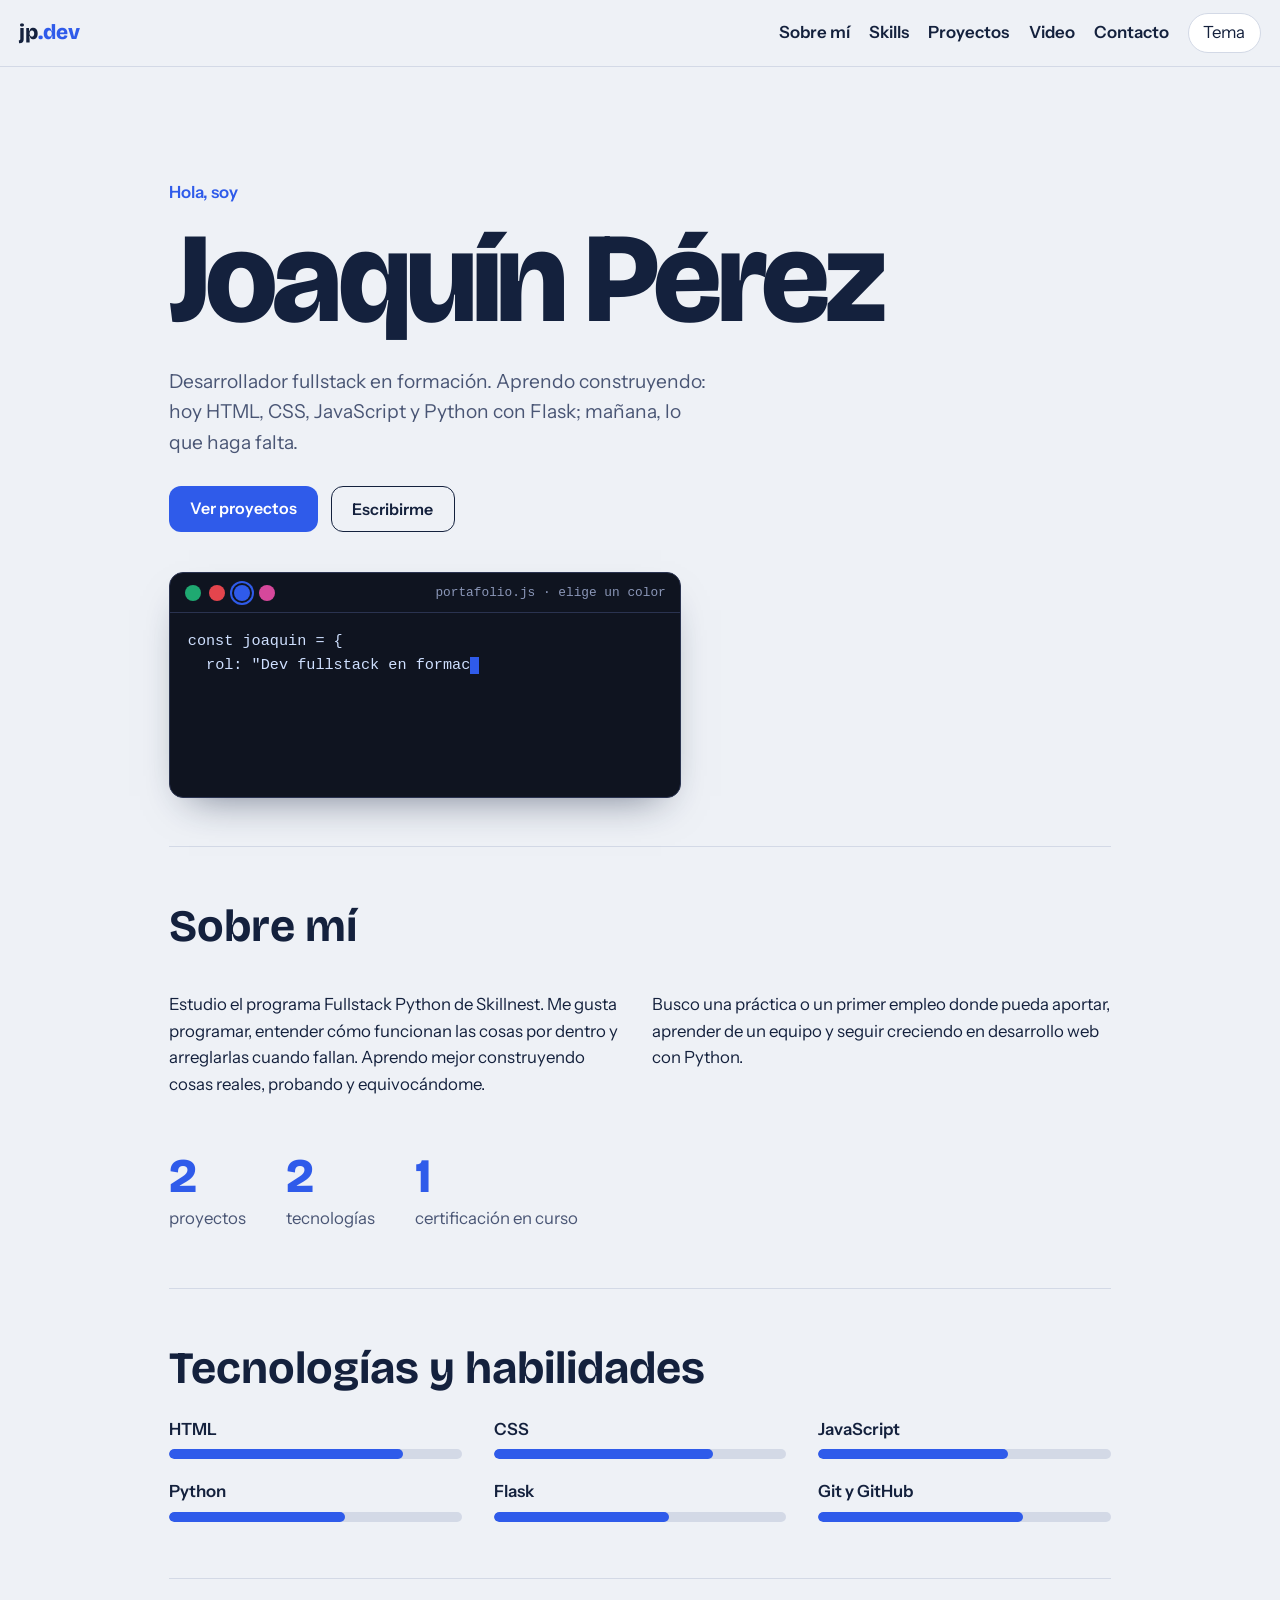
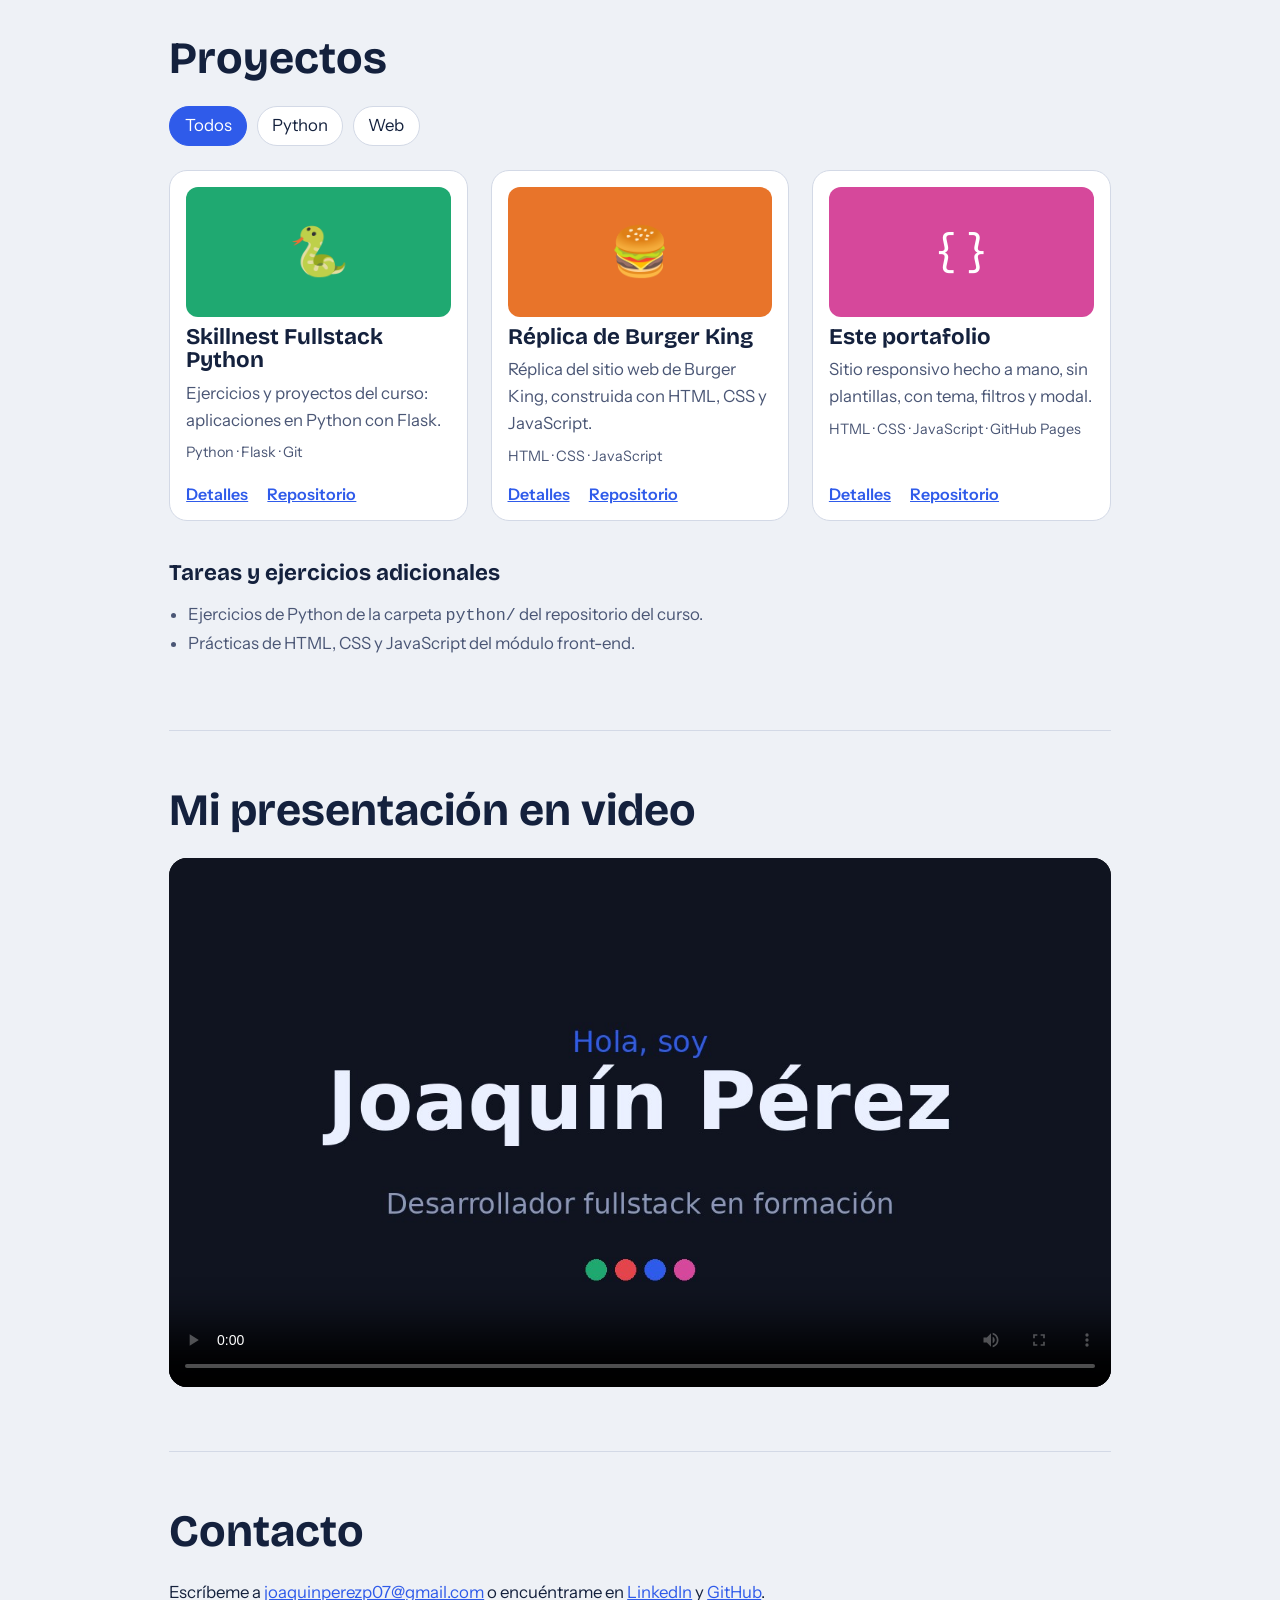
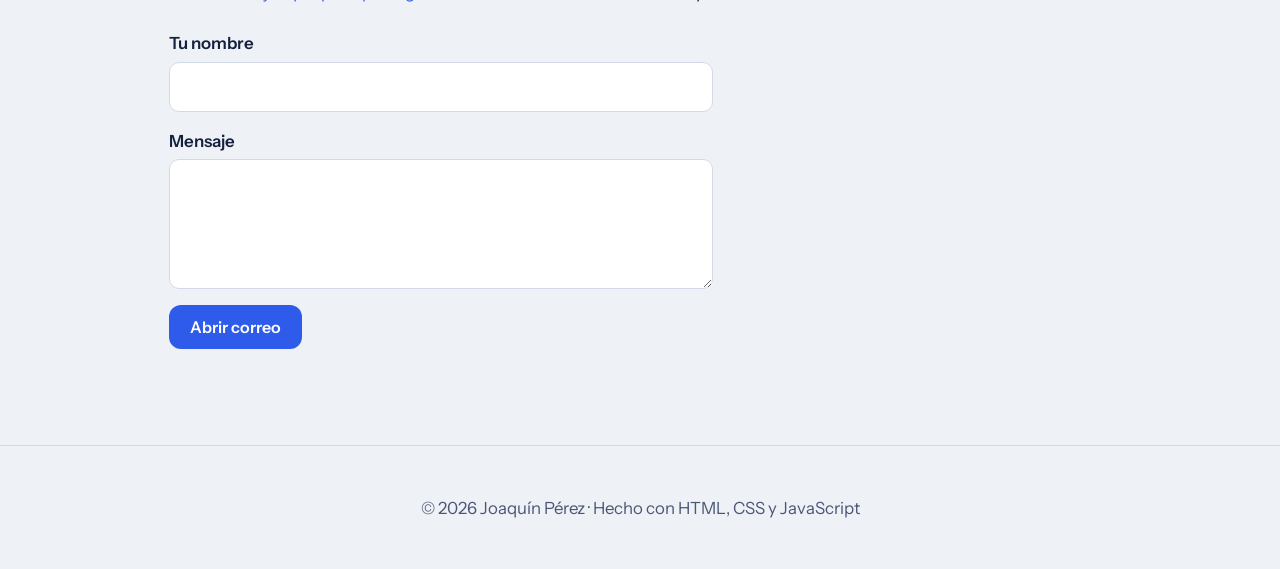
<file: index.html>
<!DOCTYPE html>
<html lang="es">
<head>
<meta charset="UTF-8">
<meta name="viewport" content="width=device-width, initial-scale=1">
<title>Joaquín Pérez · Desarrollador Fullstack Python</title>
<meta name="description" content="Portafolio de Joaquín Pérez, desarrollador en formación: HTML, CSS, JavaScript, Python, Git y GitHub.">
<link rel="preconnect" href="https://fonts.googleapis.com">
<link rel="preconnect" href="https://fonts.gstatic.com" crossorigin>
<link href="https://fonts.googleapis.com/css2?family=Bricolage+Grotesque:opsz,wght@12..96,500;12..96,800&family=Instrument+Sans:wght@400;600&display=swap" rel="stylesheet">
<link rel="stylesheet" href="portafolio_joaquinperez/style.css">
</head>
<body>
<header class="top">
  <a href="#inicio" class="logo">jp<span>.dev</span></a>
  <button class="burger" id="burger" aria-label="Abrir menú" aria-expanded="false"><span></span><span></span></button>
  <nav id="menu">
    <a href="#sobre-mi">Sobre mí</a>
    <a href="#skills">Skills</a>
    <a href="#proyectos">Proyectos</a>
    <a href="#video">Video</a>
    <a href="#contacto">Contacto</a>
    <button id="tema" class="chip" aria-label="Cambiar tema">Tema</button>
  </nav>
</header>

<main>
<section id="inicio" class="hero">
  <p class="hello">Hola, soy</p>
  <h1>Joaquín Pérez</h1>
  <p class="lead">Desarrollador fullstack en formación. Aprendo construyendo: hoy HTML, CSS, JavaScript y Python con Flask; mañana, lo que haga falta.</p>
  <div class="cta">
    <a class="btn" href="#proyectos">Ver proyectos</a>
    <a class="btn ghost" href="#contacto">Escribirme</a>
  </div>
  <div class="term">
    <div class="bar" role="group" aria-label="Elige el color del sitio">
      <button data-c="#1fa971" aria-label="Color verde" style="--c:#1fa971"></button>
      <button data-c="#e4454d" aria-label="Color rojo" style="--c:#e4454d"></button>
      <button data-c="#2f5bea" aria-label="Color azul" style="--c:#2f5bea"></button>
      <button data-c="#d6489b" aria-label="Color rosado" style="--c:#d6489b"></button>
      <span>portafolio.js · elige un color</span>
    </div>
    <pre id="code" aria-label="Resumen de perfil en código"></pre>
  </div>
</section>

<section id="sobre-mi" class="sec">
  <h2>Sobre mí</h2>
  <div class="two">
    <p>Estudio el programa Fullstack Python de Skillnest. Me gusta programar, entender cómo funcionan las cosas por dentro y arreglarlas cuando fallan. Aprendo mejor construyendo cosas reales, probando y equivocándome.</p>
    <p>Busco una práctica o un primer empleo donde pueda aportar, aprender de un equipo y seguir creciendo en desarrollo web con Python.</p>
  </div>
  <ul class="stats">
    <li><b data-n="3">0</b> proyectos</li>
    <li><b data-n="6">0</b> tecnologías</li>
    <li><b data-n="1">0</b> certificación en curso</li>
  </ul>
</section>

<section id="skills" class="sec">
  <h2>Tecnologías y habilidades</h2>
  <div class="skills">
    <div class="skill" data-lvl="80"><span>HTML</span><i></i></div>
    <div class="skill" data-lvl="75"><span>CSS</span><i></i></div>
    <div class="skill" data-lvl="65"><span>JavaScript</span><i></i></div>
    <div class="skill" data-lvl="60"><span>Python</span><i></i></div>
    <div class="skill" data-lvl="60"><span>Flask</span><i></i></div>
    <div class="skill" data-lvl="70"><span>Git y GitHub</span><i></i></div>
  </div>
</section>

<section id="proyectos" class="sec">
  <h2>Proyectos</h2>
  <div class="filters" role="group" aria-label="Filtrar proyectos">
    <button class="chip on" data-f="all">Todos</button>
    <button class="chip" data-f="python">Python</button>
    <button class="chip" data-f="web">Web</button>
  </div>
  <div class="cards">
    <article class="card" data-t="python">
      <div class="art a1">🐍</div>
      <h3>Skillnest Fullstack Python</h3>
      <p>Ejercicios y proyectos del curso: aplicaciones en Python con Flask.</p>
      <p class="tags">Python · Flask · Git</p>
      <div class="row">
        <button class="link more" data-i="0">Detalles</button>
        <a class="link" href="https://github.com/joaquinperez07/Skillnest_fullStack_Python" target="_blank" rel="noopener">Repositorio</a>
      </div>
    </article>
    <article class="card" data-t="web">
      <div class="art a2">🍔</div>
      <h3>Réplica de Burger King</h3>
      <p>Réplica del sitio web de Burger King, construida con HTML, CSS y JavaScript.</p>
      <p class="tags">HTML · CSS · JavaScript</p>
      <div class="row">
        <button class="link more" data-i="1">Detalles</button>
        <a class="link" href="https://github.com/joaquinperez07/Burger_king_replica-main" target="_blank" rel="noopener">Repositorio</a>
      </div>
    </article>
    <article class="card" data-t="web">
      <div class="art a3">{ }</div>
      <h3>Este portafolio</h3>
      <p>Sitio responsivo hecho a mano, sin plantillas, con tema, filtros y modal.</p>
      <p class="tags">HTML · CSS · JavaScript · GitHub Pages</p>
      <div class="row">
        <button class="link more" data-i="2">Detalles</button>
        <a class="link" href="https://github.com/joaquinperez07" target="_blank" rel="noopener">Repositorio</a>
      </div>
    </article>
  </div>
  <h3 class="sub">Tareas y ejercicios adicionales</h3>
  <ul class="extra">
    <li>Ejercicios de Python de la carpeta <code>python/</code> del repositorio del curso.</li>
    <li>Prácticas de HTML, CSS y JavaScript del módulo front-end.</li>
  </ul>
</section>

<section id="video" class="sec">
  <h2>Mi presentación en video</h2>
  <video controls preload="metadata" poster="portafolio_joaquinperez/media/poster.jpg">
    <source src="portafolio_joaquinperez/media/presentacion.mp4" type="video/mp4">
    Tu navegador no puede reproducir este video.
  </video>
</section>

<section id="contacto" class="sec">
  <h2>Contacto</h2>
  <p>Escríbeme a <a href="mailto:joaquinperezp07@gmail.com">joaquinperezp07@gmail.com</a> o encuéntrame en <a href="https://www.linkedin.com/in/joaquin-perez-8268013b9" target="_blank" rel="noopener">LinkedIn</a> y <a href="https://github.com/joaquinperez07" target="_blank" rel="noopener">GitHub</a>.</p>
  <div class="form">
    <label>Tu nombre <input id="nom" type="text" autocomplete="name"></label>
    <label>Mensaje <textarea id="msg" rows="4"></textarea></label>
    <button class="btn" id="enviar">Abrir correo</button>
    <p id="aviso" role="status"></p>
  </div>
</section>
</main>

<footer><p>© 2026 Joaquín Pérez · Hecho con HTML, CSS y JavaScript</p></footer>

<dialog id="modal">
  <h3 id="mt"></h3>
  <p id="mp"></p>
  <button class="btn" id="cerrar">Cerrar</button>
</dialog>
<script src="portafolio_joaquinperez/script.js"></script>
</body>
</html>
</file>
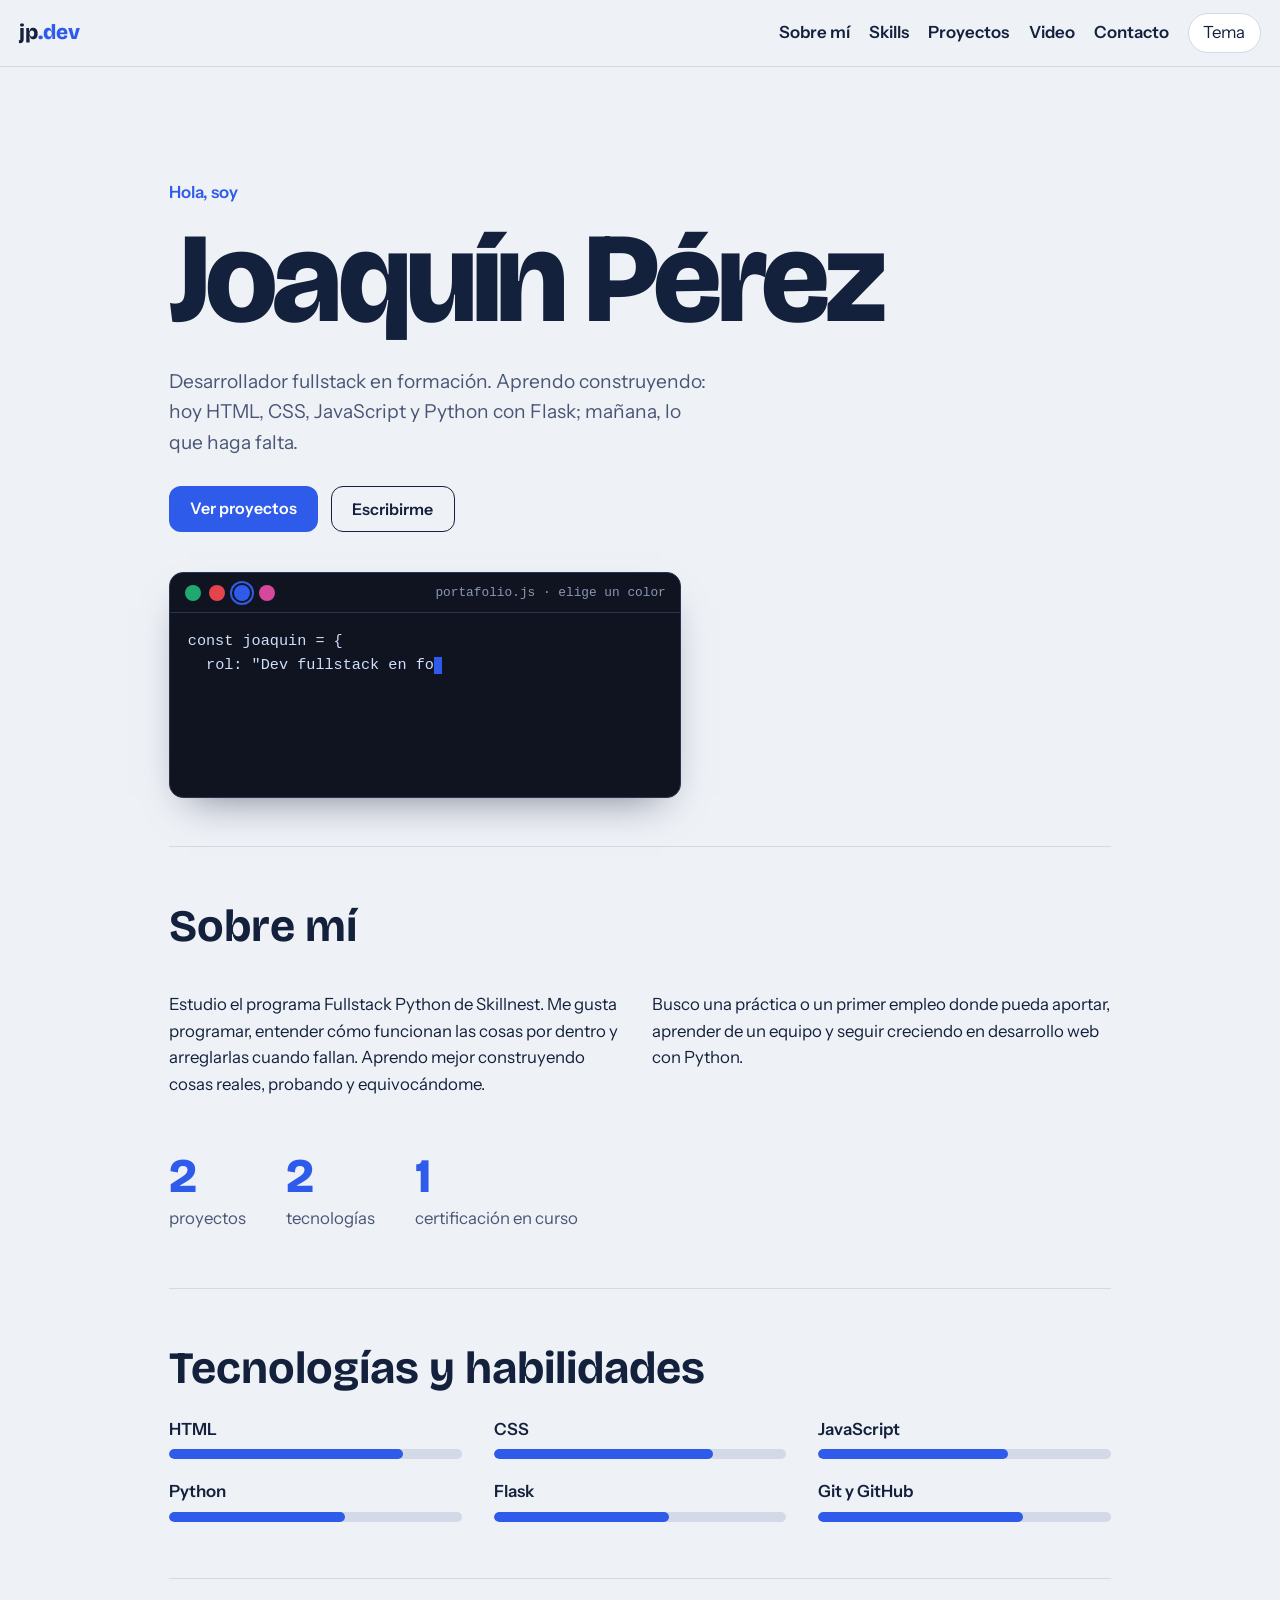
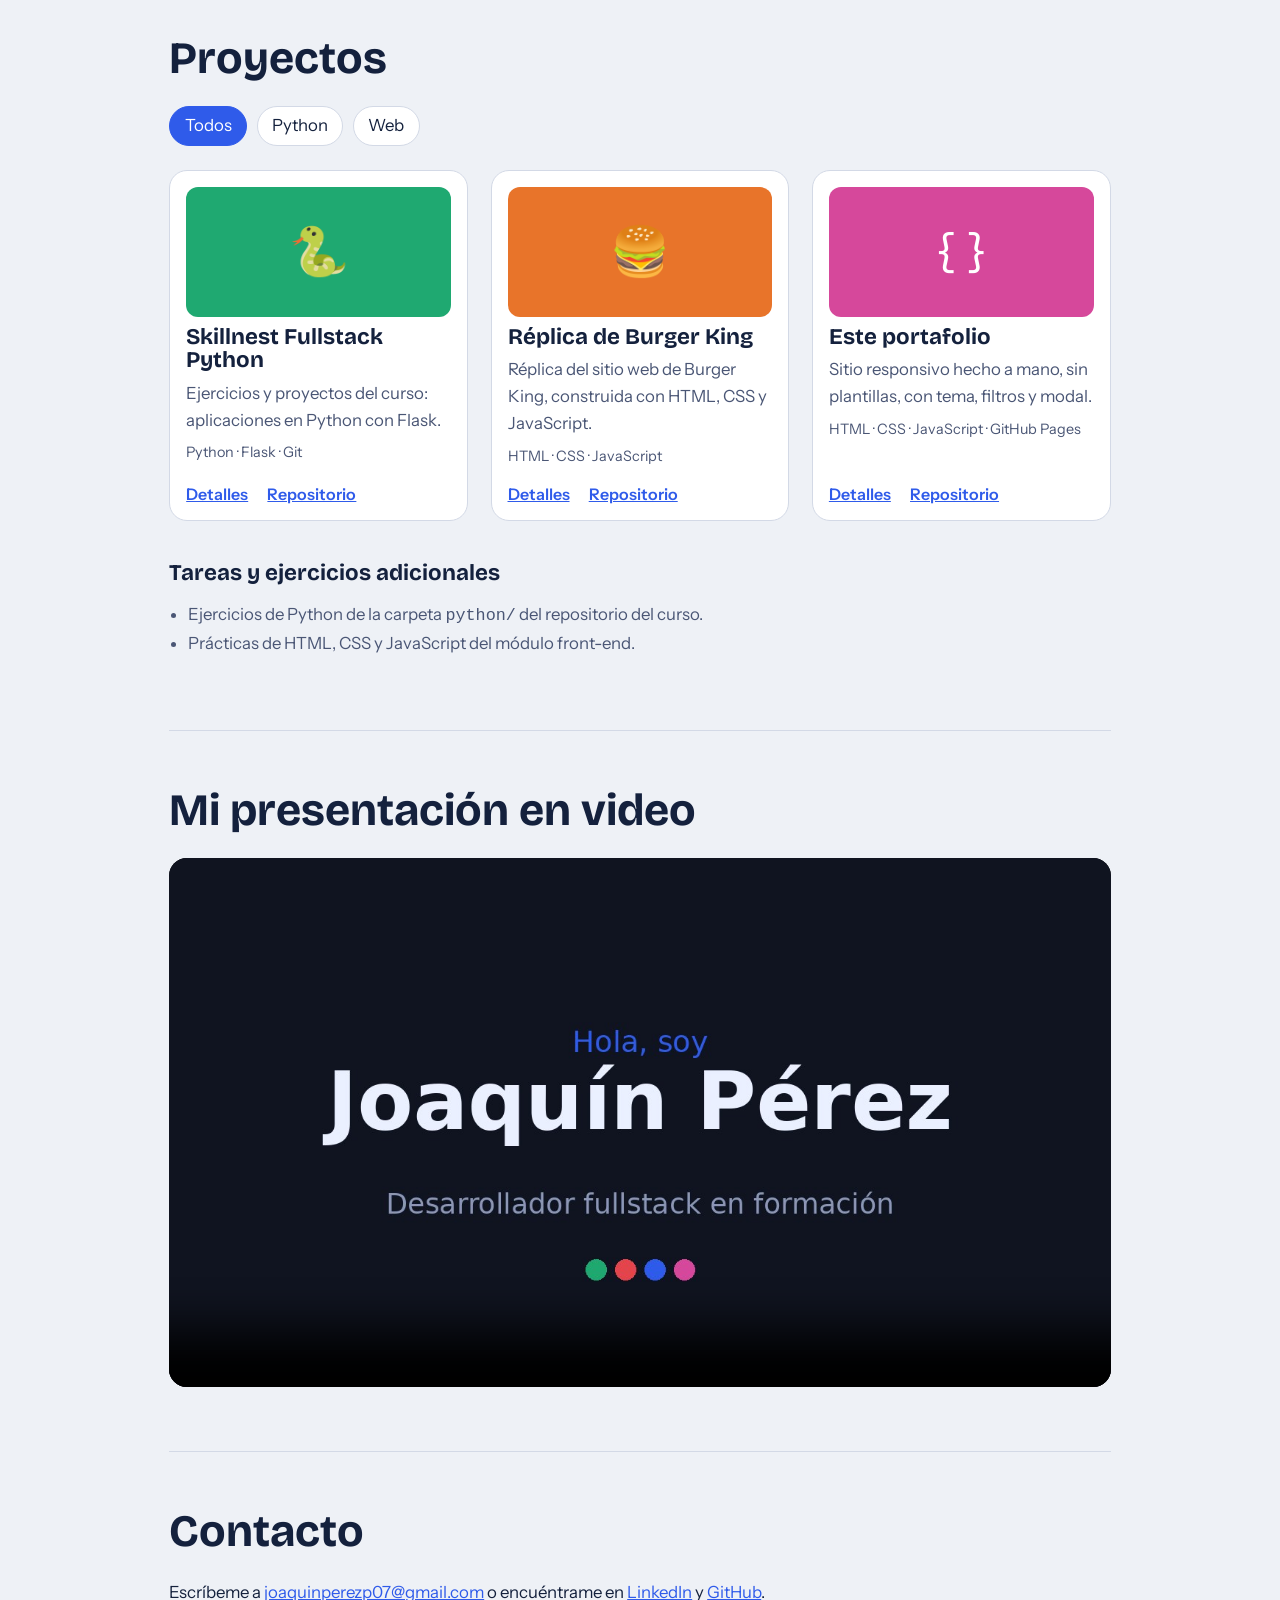
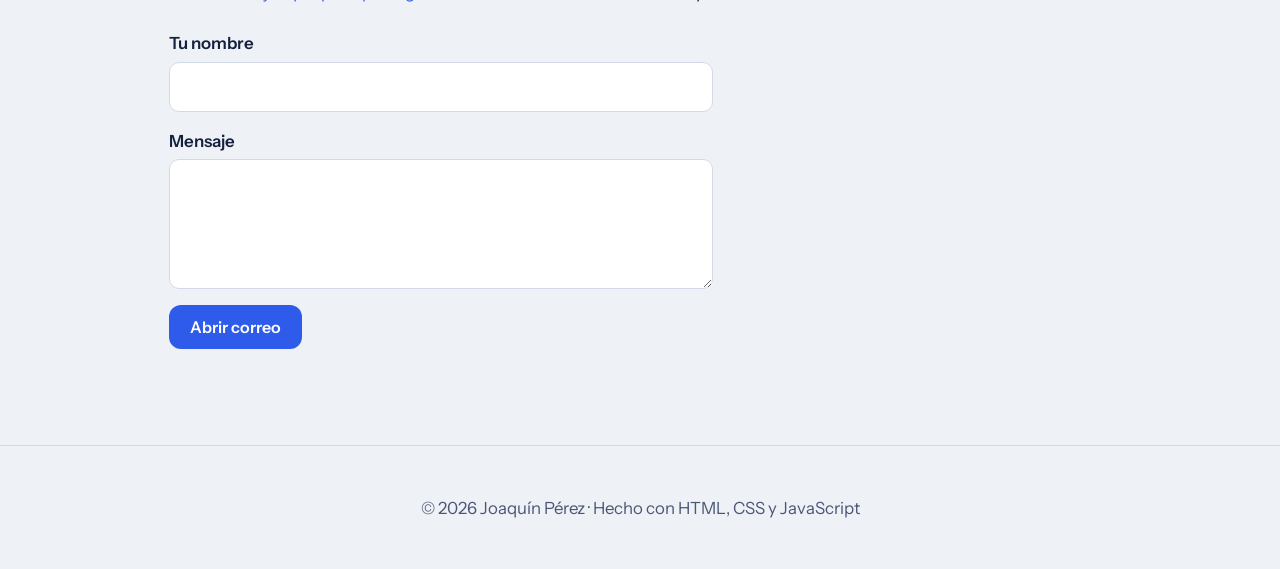
<file: portafolio_joaquinperez/index.html>
<!DOCTYPE html>
<html lang="es">
<head>
<meta charset="UTF-8">
<meta name="viewport" content="width=device-width, initial-scale=1">
<title>Joaquín Pérez · Desarrollador Fullstack Python</title>
<meta name="description" content="Portafolio de Joaquín Pérez, desarrollador en formación: HTML, CSS, JavaScript, Python, Git y GitHub.">
<link rel="preconnect" href="https://fonts.googleapis.com">
<link rel="preconnect" href="https://fonts.gstatic.com" crossorigin>
<link href="https://fonts.googleapis.com/css2?family=Bricolage+Grotesque:opsz,wght@12..96,500;12..96,800&family=Instrument+Sans:wght@400;600&display=swap" rel="stylesheet">
<link rel="stylesheet" href="style.css">
</head>
<body>
<header class="top">
  <a href="#inicio" class="logo">jp<span>.dev</span></a>
  <button class="burger" id="burger" aria-label="Abrir menú" aria-expanded="false"><span></span><span></span></button>
  <nav id="menu">
    <a href="#sobre-mi">Sobre mí</a>
    <a href="#skills">Skills</a>
    <a href="#proyectos">Proyectos</a>
    <a href="#video">Video</a>
    <a href="#contacto">Contacto</a>
    <button id="tema" class="chip" aria-label="Cambiar tema">Tema</button>
  </nav>
</header>

<main>
<section id="inicio" class="hero">
  <p class="hello">Hola, soy</p>
  <h1>Joaquín Pérez</h1>
  <p class="lead">Desarrollador fullstack en formación. Aprendo construyendo: hoy HTML, CSS, JavaScript y Python con Flask; mañana, lo que haga falta.</p>
  <div class="cta">
    <a class="btn" href="#proyectos">Ver proyectos</a>
    <a class="btn ghost" href="#contacto">Escribirme</a>
  </div>
  <div class="term">
    <div class="bar" role="group" aria-label="Elige el color del sitio">
      <button data-c="#1fa971" aria-label="Color verde" style="--c:#1fa971"></button>
      <button data-c="#e4454d" aria-label="Color rojo" style="--c:#e4454d"></button>
      <button data-c="#2f5bea" aria-label="Color azul" style="--c:#2f5bea"></button>
      <button data-c="#d6489b" aria-label="Color rosado" style="--c:#d6489b"></button>
      <span>portafolio.js · elige un color</span>
    </div>
    <pre id="code" aria-label="Resumen de perfil en código"></pre>
  </div>
</section>

<section id="sobre-mi" class="sec">
  <h2>Sobre mí</h2>
  <div class="two">
    <p>Estudio el programa Fullstack Python de Skillnest. Me gusta programar, entender cómo funcionan las cosas por dentro y arreglarlas cuando fallan. Aprendo mejor construyendo cosas reales, probando y equivocándome.</p>
    <p>Busco una práctica o un primer empleo donde pueda aportar, aprender de un equipo y seguir creciendo en desarrollo web con Python.</p>
  </div>
  <ul class="stats">
    <li><b data-n="3">0</b> proyectos</li>
    <li><b data-n="6">0</b> tecnologías</li>
    <li><b data-n="1">0</b> certificación en curso</li>
  </ul>
</section>

<section id="skills" class="sec">
  <h2>Tecnologías y habilidades</h2>
  <div class="skills">
    <div class="skill" data-lvl="80"><span>HTML</span><i></i></div>
    <div class="skill" data-lvl="75"><span>CSS</span><i></i></div>
    <div class="skill" data-lvl="65"><span>JavaScript</span><i></i></div>
    <div class="skill" data-lvl="60"><span>Python</span><i></i></div>
    <div class="skill" data-lvl="60"><span>Flask</span><i></i></div>
    <div class="skill" data-lvl="70"><span>Git y GitHub</span><i></i></div>
  </div>
</section>

<section id="proyectos" class="sec">
  <h2>Proyectos</h2>
  <div class="filters" role="group" aria-label="Filtrar proyectos">
    <button class="chip on" data-f="all">Todos</button>
    <button class="chip" data-f="python">Python</button>
    <button class="chip" data-f="web">Web</button>
  </div>
  <div class="cards">
    <article class="card" data-t="python">
      <div class="art a1">🐍</div>
      <h3>Skillnest Fullstack Python</h3>
      <p>Ejercicios y proyectos del curso: aplicaciones en Python con Flask.</p>
      <p class="tags">Python · Flask · Git</p>
      <div class="row">
        <button class="link more" data-i="0">Detalles</button>
        <a class="link" href="https://github.com/joaquinperez07/Skillnest_fullStack_Python" target="_blank" rel="noopener">Repositorio</a>
      </div>
    </article>
    <article class="card" data-t="web">
      <div class="art a2">🍔</div>
      <h3>Réplica de Burger King</h3>
      <p>Réplica del sitio web de Burger King, construida con HTML, CSS y JavaScript.</p>
      <p class="tags">HTML · CSS · JavaScript</p>
      <div class="row">
        <button class="link more" data-i="1">Detalles</button>
        <a class="link" href="https://github.com/joaquinperez07/Burger_king_replica-main" target="_blank" rel="noopener">Repositorio</a>
      </div>
    </article>
    <article class="card" data-t="web">
      <div class="art a3">{ }</div>
      <h3>Este portafolio</h3>
      <p>Sitio responsivo hecho a mano, sin plantillas, con tema, filtros y modal.</p>
      <p class="tags">HTML · CSS · JavaScript · GitHub Pages</p>
      <div class="row">
        <button class="link more" data-i="2">Detalles</button>
        <a class="link" href="https://github.com/joaquinperez07" target="_blank" rel="noopener">Repositorio</a>
      </div>
    </article>
  </div>
  <h3 class="sub">Tareas y ejercicios adicionales</h3>
  <ul class="extra">
    <li>Ejercicios de Python de la carpeta <code>python/</code> del repositorio del curso.</li>
    <li>Prácticas de HTML, CSS y JavaScript del módulo front-end.</li>
  </ul>
</section>

<section id="video" class="sec">
  <h2>Mi presentación en video</h2>
  <video controls preload="metadata" poster="media/poster.jpg">
    <source src="media/presentacion.mp4" type="video/mp4">
    Tu navegador no puede reproducir este video.
  </video>
</section>

<section id="contacto" class="sec">
  <h2>Contacto</h2>
  <p>Escríbeme a <a href="mailto:joaquinperezp07@gmail.com">joaquinperezp07@gmail.com</a> o encuéntrame en <a href="https://www.linkedin.com/in/joaquin-perez-8268013b9" target="_blank" rel="noopener">LinkedIn</a> y <a href="https://github.com/joaquinperez07" target="_blank" rel="noopener">GitHub</a>.</p>
  <div class="form">
    <label>Tu nombre <input id="nom" type="text" autocomplete="name"></label>
    <label>Mensaje <textarea id="msg" rows="4"></textarea></label>
    <button class="btn" id="enviar">Abrir correo</button>
    <p id="aviso" role="status"></p>
  </div>
</section>
</main>

<footer><p>© 2026 Joaquín Pérez · Hecho con HTML, CSS y JavaScript</p></footer>

<dialog id="modal">
  <h3 id="mt"></h3>
  <p id="mp"></p>
  <button class="btn" id="cerrar">Cerrar</button>
</dialog>
<script src="script.js"></script>
</body>
</html>
</file>
<file: portafolio_joaquinperez/style.css>
:root{--bg:#eef1f6;--ink:#14213d;--mut:#4a5675;--card:#fff;--line:#d3d9e6;--accent:#2f5bea}
:root[data-theme=dark]{--bg:#0f1420;--ink:#eaf0ff;--mut:#9aa7c7;--card:#171e2f;--line:#2a3350}
*{box-sizing:border-box}
html{scroll-behavior:smooth;scroll-padding-top:70px}
body{margin:0;background:var(--bg);color:var(--ink);font:400 1.05rem/1.6 'Instrument Sans',system-ui,sans-serif;transition:background .3s,color .3s}
h1,h2,h3{font-family:'Bricolage Grotesque',system-ui,sans-serif;line-height:1.05;margin:0}
a{color:var(--accent)}
:focus-visible{outline:3px solid var(--accent);outline-offset:3px}
.top{position:sticky;top:0;z-index:10;display:flex;justify-content:space-between;align-items:center;padding:.8rem 1.2rem;background:var(--bg);border-bottom:1px solid var(--line)}
.logo{font:800 1.3rem 'Bricolage Grotesque';text-decoration:none;color:var(--ink)}
.logo span{color:var(--accent)}
nav{display:flex;gap:1.2rem;align-items:center}
nav a{color:var(--ink);text-decoration:none;font-weight:600}
nav a:hover{color:var(--accent)}
.burger{display:none;background:none;border:0;padding:.5rem;cursor:pointer}
.burger span{display:block;width:26px;height:3px;background:var(--ink);margin:5px 0;transition:.25s}
.chip{border:1.5px solid var(--line);background:var(--card);color:var(--ink);border-radius:99px;padding:.35rem .9rem;font:inherit;cursor:pointer}
.chip.on{background:var(--accent);border-color:var(--accent);color:#fff}
main{max-width:980px;margin:auto;padding:0 1.2rem}
.hero{padding:clamp(3rem,10vw,7rem) 0 3rem}
.hello{color:var(--accent);font-weight:600;margin:0 0 .4rem}
h1{font-size:clamp(3.2rem,13vw,8rem);font-weight:800;letter-spacing:-.04em}
.lead{max-width:34rem;font-size:1.2rem;color:var(--mut);margin:1.2rem 0 1.8rem}
.btn{display:inline-block;background:var(--accent);color:#fff;border:0;border-radius:12px;padding:.75rem 1.3rem;font:600 1rem 'Instrument Sans';text-decoration:none;cursor:pointer}
.btn.ghost{background:transparent;color:var(--ink);border:1.5px solid var(--ink)}
.cta{display:flex;gap:.8rem;flex-wrap:wrap}
.term{margin-top:2.5rem;max-width:32rem;background:#0f1420;color:#cfe0ff;border:1px solid #2a3350;border-radius:14px;overflow:hidden;box-shadow:0 18px 40px -20px rgba(20,33,61,.6)}
.bar{display:flex;align-items:center;gap:.55rem;padding:.7rem .9rem;border-bottom:1px solid #2a3350}
.bar button{width:16px;height:16px;border-radius:50%;border:0;background:var(--c);cursor:pointer;padding:0;transition:transform .15s,box-shadow .15s}
.bar button:hover{transform:scale(1.25)}
.bar button.on{box-shadow:0 0 0 2px #0f1420,0 0 0 4px var(--c)}
.bar span{margin-left:auto;font:.8rem ui-monospace,Menlo,Consolas,monospace;color:#8b97b8}
.term pre{margin:0;padding:1rem 1.1rem;min-height:11.5rem;font:.95rem/1.6 ui-monospace,Menlo,Consolas,monospace;white-space:pre-wrap}
.term pre::after{content:"";display:inline-block;width:.55em;height:1.1em;background:var(--accent);vertical-align:text-bottom;animation:blink 1s steps(1) infinite}
@keyframes blink{50%{opacity:0}}
.sec{padding:3.5rem 0;border-top:1px solid var(--line)}
.sec h2{font-size:clamp(1.9rem,5vw,2.8rem);margin-bottom:1.5rem}
.two{display:grid;grid-template-columns:1fr 1fr;gap:1.5rem}
.stats{display:flex;gap:2.5rem;list-style:none;padding:0;margin:2rem 0 0;flex-wrap:wrap;color:var(--mut)}
.stats b{display:block;font:800 3rem 'Bricolage Grotesque';color:var(--accent)}
.skills{display:grid;grid-template-columns:repeat(auto-fit,minmax(260px,1fr));gap:1.2rem 2rem}
.skill span{font-weight:600}
.skill i{display:block;height:10px;border-radius:6px;background:var(--line);margin-top:.4rem;position:relative;overflow:hidden}
.skill i::after{content:"";position:absolute;inset:0;width:0;background:var(--accent);border-radius:6px;transition:width 1.1s cubic-bezier(.2,.8,.2,1)}
.skill.go i::after{width:var(--w)}
.filters{display:flex;gap:.6rem;margin-bottom:1.5rem}
.cards{display:grid;grid-template-columns:repeat(auto-fit,minmax(270px,1fr));gap:1.4rem}
.card{background:var(--card);border:1px solid var(--line);border-radius:18px;padding:1rem;display:flex;flex-direction:column;gap:.5rem}
.card.hide{display:none}
.card h3{font-size:1.4rem}
.card p{margin:0;color:var(--mut)}
.tags{font-size:.9rem}
.art{height:130px;border-radius:12px;display:grid;place-items:center;font-size:3rem;color:#fff}
.a1{background:#1fa971}.a2{background:#e8742a}.a3{background:#d6489b}
.row{display:flex;gap:1.2rem;margin-top:auto;padding-top:.5rem}
.link{background:none;border:0;padding:0;font:600 1rem 'Instrument Sans';color:var(--accent);cursor:pointer;text-decoration:underline}
.sub{font-size:1.4rem;margin:2.5rem 0 .8rem}
.extra{color:var(--mut);padding-left:1.2rem}
video{width:100%;border-radius:18px;background:#000;aspect-ratio:16/9}
.form{display:grid;gap:1rem;max-width:34rem;margin-top:1.5rem}
.form label{display:grid;gap:.3rem;font-weight:600}
input,textarea{font:inherit;padding:.65rem;border-radius:10px;border:1.5px solid var(--line);background:var(--card);color:var(--ink)}
.form .btn{justify-self:start}
#aviso{margin:0;color:var(--accent);min-height:1.5rem}
footer{text-align:center;padding:2rem 1rem;color:var(--mut);border-top:1px solid var(--line)}
dialog{border:0;border-radius:18px;padding:1.6rem;max-width:min(30rem,90vw);background:var(--card);color:var(--ink)}
dialog::backdrop{background:rgba(10,15,30,.6)}
dialog p{color:var(--mut)}
.hero>*{animation:in .7s both}
.hero>*:nth-child(2){animation-delay:.1s}.hero>*:nth-child(n+3){animation-delay:.25s}
@keyframes in{from{opacity:0;transform:translateY(14px)}}
@media(max-width:760px){
 .burger{display:block}
 nav{position:absolute;top:100%;left:0;right:0;flex-direction:column;align-items:flex-start;padding:1rem 1.2rem;background:var(--bg);border-bottom:1px solid var(--line);display:none}
 nav.open{display:flex}
 .two{grid-template-columns:1fr}
 
}
@media(prefers-reduced-motion:reduce){*{animation:none!important;transition:none!important;scroll-behavior:auto!important}}
</file>
